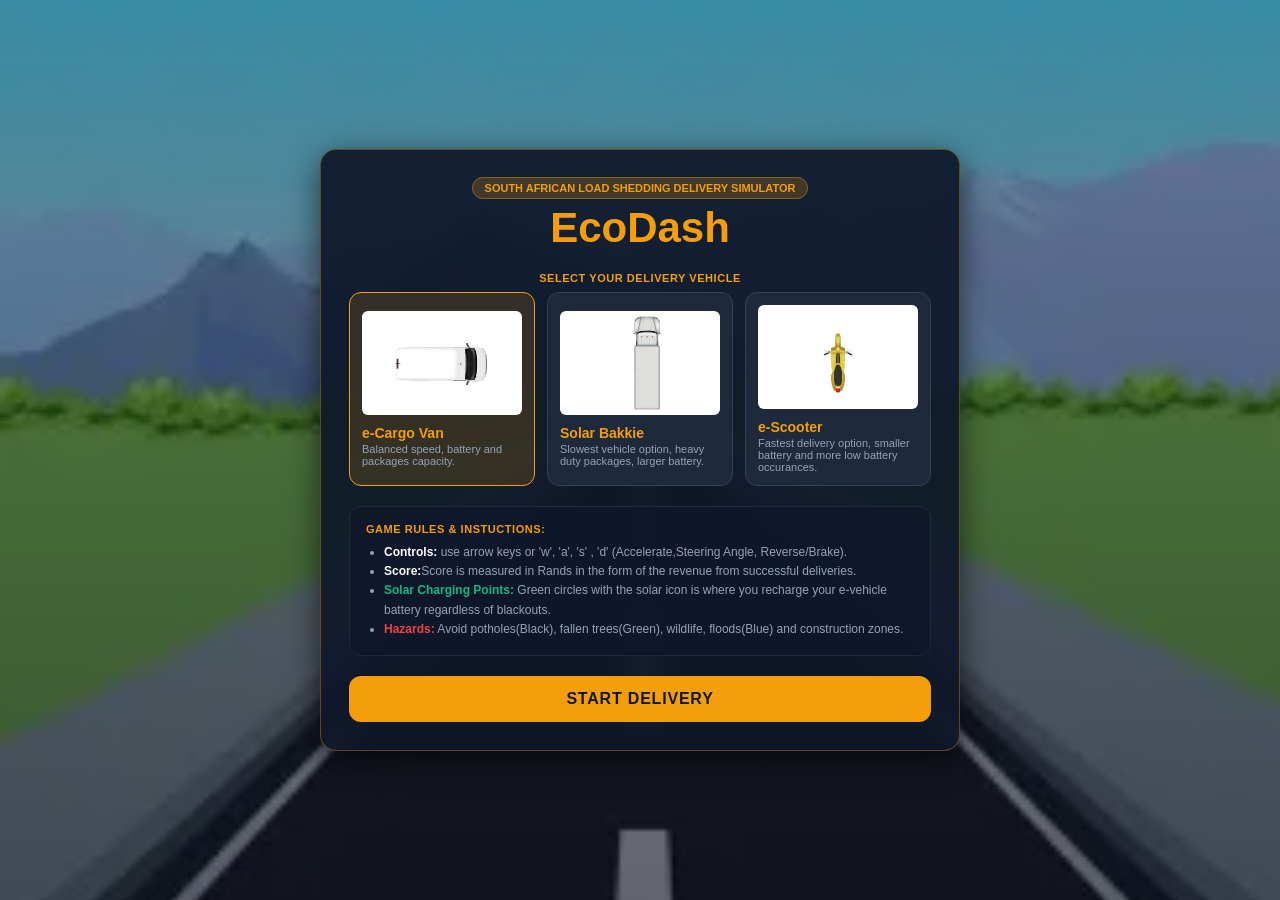
<file: index.html>
<!DOCTYPE html>
<html lang="en">

<head>
    <meta charset="UTF-8">
    <meta name="viewport" content="width=device-width, initial-scale=1.0">
    <title>EcoDash: African Logistics</title>
    <link rel="stylesheet" href="style.css">
    <script src="script.js" defer></script>
</head>

<body>


    <canvas id="gameCanvas"></canvas>

    <!-- heads up display -->
    <div id="hud" class="hidden">

        <!-- Nav Bar overlay to go back to index -->

        <div class="hud-nav">

            <button onclick="goToIndex()" class="btn-nav"><img src="mainmenu.png" width="20" height="20"><span>Main Menu</span></button>
            <button onclick="togglePause()" class="btn-nav"><img src="pause.png" width="20" height="20"><span>Pause</span></button>

        </div>

        <!-- battery,speed,distance -->
        <div class="glass-panel hud-card">

            <div class="flex-center">

                <span class="hud-title text-gold">Battery(%)</span>
                <span id="batteryPctText" class="battery-text text-emerald">100%</span>

            </div>

            <div class="battery-bg">

                <div id="batteryBar" class="battery-fill"></div>

            </div>

            <div class="grid-2 mt-8">

                <div>
                    <span class="hud-title">SPEED</span>
                    <div id="speedVal" class="stat-value">0 <span class="unit-text">km/h</span></div>
                </div>

                <div>
                    <span class="hud-title">DISTANCE</span>
                    <div id="distVal" class="stat-value text-gold">0.0 <span class="unit-text">km</span></div>
                </div>

            </div>

        </div>

        <!-- load shedding stage(1,2,3,4), task instruct -->
        <div class="hud-center">

            <div id="loadSheddingBadge" class="badge-ls">

                <div class="dot-red"></div>
                <span id="loadSheddingStageText" class="text-red ls-text">LOAD SHEDDING: STAGE 1</span>

            </div>

            <div class="glass-panel objective-card">

                <div class="hud-title objective-title">TASK:</div>
                <div id="objectiveText" class="objective-text">Pickup Package at Joburg Hub</div>

            </div>

        </div>

        <!-- revenue (cureent and highest score) -->
        <div class="glass-panel hud-card text-right">

            <div class="hud-title">Successful Deliveries</div>
            <div id="deliveriesVal" class="stat-xl text-emerald">0</div>

            <div class="stat-row">

                <span class="text-muted">Revenue:</span>
                <span id="earningsVal" class="text-gold font-bold">R 0</span>

            </div>

            <!-- high score  -->
            <div class="score-footer text-muted">

                Highest Revenue: <strong id="highScoreText" class="text-gold">R 0</strong>

            </div>


        </div>
    </div>

    <!-- main menu-->
    <div id="startScreen" class="modal-overlay">
        <div class="glass-panel modal-card">
            <div class="modal-header">
                <span class="badge-tag">South African Load Shedding Delivery Simulator</span>
                <h1 class="hero-title">EcoDash</h1>
            </div>

            <!-- 3 delivery evehicle opts -->
            <div class="mb-20">
                <div class="hud-title objective-title mb-8">Select Your Delivery Vehicle</div>
                <div class="grid-3">
                    <button onclick="selectVehicle('van')" id="btnVan" class="vehicle-option selected">
                        <img class="vehicle-image" src="e-van.png" alt="Electric cargo van">
                        <div class="vehicle-name">e-Cargo Van</div>
                        <div class="vehicle-sub text-muted">Balanced speed, battery and packages capacity.</div>
                    </button>
                    <button onclick="selectVehicle('bakkie')" id="btnBakkie" class="vehicle-option">
                        <img class="vehicle-image" src="e-bakkie.png" alt="Solar electric bakkie">
                        <div class="vehicle-name">Solar Bakkie</div>
                        <div class="vehicle-sub text-muted">Slowest vehicle option, heavy duty packages, larger battery.
                        </div>
                    </button>
                    <button onclick="selectVehicle('scooter')" id="btnScooter" class="vehicle-option">
                        <img class="vehicle-image" src="e-scooter.png" alt="Electric scooter">
                        <div class="vehicle-name">e-Scooter</div>
                        <div class="vehicle-sub text-muted">Fastest delivery option, smaller battery and more low
                            battery occurances.</div>
                    </button>
                </div>
            </div>

            <!-- rules and instructions -->
            <div class="info-box">
                <div class="hud-title objective-title mb-8"> Game Rules & Instuctions:</div>
                <ul class="rules-list text-muted">

                    <li><strong class="text-white">Controls:</strong> use arrow keys or 'w', 'a', 's' , 'd' (Accelerate,Steering Angle, Reverse/Brake).</li>
                    <li><strong class="text-white">Score:</strong>Score is measured in Rands in the form of the revenue from successful deliveries. </li>
                    <li><strong class="text-emerald">Solar Charging Points:</strong> Green circles with the solar icon is where you recharge your e-vehicle battery regardless of blackouts.</li>
                    <li><strong class="text-red">Hazards:</strong> Avoid potholes(Black), fallen trees(Green), wildlife, floods(Blue) and construction zones.</li>
                </ul>
            </div>

            <button id="startBtn" onclick="startGame()" class="btn-primary">Start Delivery</button>


        </div>
    </div>

    <!-- pause scrn make it overlay -->
    <div id="pauseScreen" class="modal-overlay hidden">
        <div class="glass-panel modal-card modal-small">
            <h2 class="pause-title text-gold">Game Paused</h2>
            <p class="pause-sub text-muted">Click on 'p' or resume to return to delivery map.</p>

            <div class="pause-stack">
                <button onclick="togglePause()" class="btn-primary">Resume Game</button>
                <button onclick="restartGame()" class="btn-secondary">Restart</button>
                <button onclick="goToIndex()" class="btn-secondary btn-amber"> Main Menu</button>
            </div>
        </div>
    </div>

    <!-- depleted battery (overay)-->
    <div id="gameOverScreen" class="modal-overlay hidden">
        <div class="glass-panel modal-card modal-gameover">
            <div class="over-icon"><img src="battery.png" width="50" height="40"></div>
            <h2 id="gameOverTitle" class="over-title text-red">BATTERY DEPLETED!</h2>


            <div class="grid-2 over-stats">
                <div>
                    <span class="hud-title">Total Revenue</span>
                    <div id="goEarnings" class="text-gold stat-value">R 0</div>
                </div>
                <div>
                    <span class="hud-title">Deliveries Done</span>
                    <div id="goDeliveries" class="text-emerald stat-value">0</div>
                </div>
                <div class="mt-8">
                    <span class="hud-title">Distance Travelled</span>
                    <div id="goDistance" class="stat-value text-white">0 km</div>
                </div>
            </div>

            <button onclick="restartGame()" class="btn-primary"> Restart </button>
            <button onclick="goToIndex()" class="btn-secondary amber-top"> Main Menu </button>
        </div>
    </div>

    <!-- cntrls for responsive design-->
    <div id="touchControls" class="touch-overlay">
        <div class="touch-group">

            <button id="touchLeft" class="touch-btn"> < </button>
            <button id="touchRight" class="touch-btn"> > </button>

        </div>







        <div class="touch-group">

            <button id="touchBrake" class="touch-btn brake-btn"> v </button>
            <button id="touchAccel" class="touch-btn accel-btn"> ^ </button>
        </div>

    </div>

    


</body>

</html>
</file>
<file: style.css>
* {
    margin: 0;
    padding: 0;
    box-sizing: border-box;
}

body,
html {
    width: 100%;
    height: 100%;
    overflow: hidden;
    font-family: 'Lucida Sans', 'Lucida Sans Regular', 'Lucida Grande', 'Lucida Sans Unicode', Geneva, Verdana, sans-serif;
    background-color: #307699;
    color: #f8fafc;
    touch-action: none;
    user-select: none;
}


#gameCanvas {
    display: block;
    width: 100vw;
    height: 100vh;
    background: #1a0f07;
    position: absolute;
    top: 0;
    left: 0;
    z-index: 1;
}

.hidden {
    display: none !important;
}

/* Shared translucent panels and HUD layout. */
.glass-panel {
    background: rgba(15, 23, 42, 0.92);
    backdrop-filter: blur(12px);
    border: 1px solid rgba(245, 158, 11, 0.35);
    box-shadow: 0 8px 32px 0 rgba(0, 0, 0, 0.6);
    border-radius: 16px;
}

/* Battery, vehicle, and delivery status display. */
#hud {
    position: absolute;
    top: 0;
    left: 0;
    width: 100%;
    padding: 16px;
    pointer-events: none;
    z-index: 10;
    display: flex;
    justify-content: space-between;
    align-items: flex-start;
    gap: 12px;
}

.hud-card {
    padding: 12px 16px;
    pointer-events: auto;
    min-width: 180px;
}

.hud-nav {
    position: absolute;
    top: 16px;
    left: 50%;
    transform: translateX(-50%);
    display: flex;
    gap: 8px;
    z-index: 30;
    pointer-events: auto;
}

.btn-nav {
    padding: 6px 14px;
    font-size: 12px;
    display: flex;
    align-items: center;
    gap: 6px;
    background: rgba(15, 23, 42, 0.9);
    border: 1px solid rgba(245, 158, 11, 0.5);
    border-radius: 20px;
    cursor: pointer;
    color: #f8fafc;
    font-family: 'Outfit', sans-serif;
    font-weight: 600;
    transition: background 0.2s ease;
}

.btn-nav:hover {
    background: #334155;
}

.hud-title {
    font-size: 11px;
    text-transform: uppercase;
    letter-spacing: 0.05em;
    color: #94a3b8;
    font-weight: 700;
}

.battery-bg {
    width: 100%;
    height: 10px;
    background-color: #1e293b;
    border-radius: 999px;
    overflow: hidden;
    border: 1px solid #334155;
    margin: 6px 0;
}

.battery-fill {
    height: 100%;
    width: var(--battery-pct, 100%);
    background-color: #10b981;
    border-radius: 999px;
    transition: width 0.2s ease, background-color 0.2s ease;
}

/* battery color baased on % */
.battery-high {
    background-color: #10b981;
}

.battery-medium {
    background-color: #f59e0b;
}

.battery-low {
    background-color: #ef4444;
}

.battery-text {
    font-weight: 800;
    font-size: 13px;
}

.badge-ls {
    background: rgba(15, 23, 42, 0.9);
    border: 1px solid rgba(239, 68, 68, 0.5);
    border-radius: 999px;
    padding: 6px 16px;
    display: flex;
    align-items: center;
    gap: 8px;
    animation: pulse 2s infinite;
}

.dot-red {
    width: 10px;
    height: 10px;
    border-radius: 50%;
    background-color: #ef4444;
    box-shadow: 0 0 8px #ef4444;
}

@keyframes pulse {

    0%,
    100% {
        opacity: 1;
    }

    50% {
        opacity: 0.6;
    }
}

.flex-center {
    display: flex;
    justify-content: space-between;
    align-items: center;
}

.hud-center {
    position: fixed;
    left: 50%;
    bottom: 24px;
    transform: translateX(-50%);
    z-index: 21;
    display: flex;
    flex-direction: column;
    align-items: center;
    gap: 8px;
    pointer-events: auto;
}

.objective-card {
    width: max-content;
    max-width: 260px;
    padding: 8px 16px;
    text-align: center;
}

.objective-title {
    color: #f59e0b;
}

.objective-text {
    font-size: 13px;
    font-weight: 700;
    margin-top: 2px;
}

.stat-value {
    font-weight: 800;
    font-size: 16px;
}

.stat-xl {
    font-size: 22px;
    font-weight: 900;
}

.unit-text {
    font-size: 10px;
    color: #94a3b8;
}

.stat-row {
    display: flex;
    justify-content: space-between;
    gap: 12px;
    margin-top: 6px;
    padding-top: 6px;
    border-top: 1px solid #334155;
    font-size: 12px;
}

.stat-sub {
    display: flex;
    justify-content: space-between;
    gap: 12px;
    font-size: 12px;
    margin-top: 2px;
}

/* Start, pause, and game-over dialog layouts. */
.modal-overlay {
    position: absolute;
    inset: 0;
    z-index: 50;
    display: flex;
    align-items: center;
    justify-content: center;
    padding: 16px;
    background: rgba(2, 6, 23, 0.92);
    backdrop-filter: blur(8px);
}

#startScreen {
    background: linear-gradient(rgba(2, 6, 23, 0.38), rgba(2, 6, 23, 0.62)), url("indexbg.webp") center / cover no-repeat;
    backdrop-filter: none;
}

.modal-card {
    max-width: 640px;
    width: 100%;
    padding: 28px;
    max-height: 90vh;
    overflow-y: auto;
    text-align: center;
}

.modal-small {
    max-width: 400px;
}

.modal-gameover {
    max-width: 480px;
    border-color: rgba(239, 68, 68, 0.5);
}

.modal-header {
    text-align: center;
    margin-bottom: 20px;
}

.badge-tag {
    padding: 4px 12px;
    background: rgba(245, 158, 11, 0.2);
    color: #f59e0b;
    border: 1px solid rgba(245, 158, 11, 0.4);
    border-radius: 999px;
    font-size: 11px;
    font-weight: 700;
    text-transform: uppercase;
}

.hero-title {
    font-size: 42px;
    font-weight: 900;
    background: #f59e0b;
    -webkit-background-clip: text;
    -webkit-text-fill-color: transparent;
    margin: 8px 0 4px 0;
}

.hero-sub {
    font-size: 14px;
}

/* ev option cards */
.grid-3 {
    display: grid;
    grid-template-columns: repeat(auto-fit, minmax(160px, 1fr));
    gap: 12px;
    margin-top: 8px;
}

.grid-2 {
    display: grid;
    grid-template-columns: 1fr 1fr;
    gap: 12px;
}

.vehicle-option {
    padding: 12px;
    border-radius: 12px;
    border: 1px solid #334155;
    background: #1e293b;
    text-align: left;
    cursor: pointer;
    transition: all 0.2s ease;
}

.vehicle-image {
    display: block;
    width: 100%;
    height: 104px;
    margin-bottom: 10px;
    border-radius: 6px;
    background: #ffffff;
    object-fit: contain;
}

.pause-image {
    width: 18px;
    height: 18px;
    object-fit: contain;
}

.vehicle-option:hover {
    background: #334155;
}

.vehicle-option.selected {
    border-color: #f59e0b;
    background: rgba(245, 158, 11, 0.15);
}

.vehicle-name {
    font-weight: 800;
    color: #f59e0b;
    font-size: 14px;
}


.vehicle-sub {
    font-size: 11px;
    margin-top: 2px;
}

.info-box {
    background: rgba(15, 23, 42, 0.8);
    padding: 16px;
    border-radius: 12px;
    border: 1px solid #1e293b;
    margin-bottom: 20px;
    font-size: 12px;
    text-align: left;
}

.rules-list {
    padding-left: 18px;
    line-height: 1.6;
}

.btn-primary {
    width: 100%;
    padding: 14px;
    background: #f59e0b;
    color: #0f172a;
    font-weight: 800;
    font-size: 16px;
    text-transform: uppercase;
    letter-spacing: 0.05em;
    border: none;
    border-radius: 12px;
    cursor: pointer;
    transition: transform 0.1s ease, filter 0.2s ease;
}

.btn-primary:hover {
    filter: brightness(1.1);
    transform: scale(1.01);
}

.btn-primary:active {
    transform: scale(0.99);
}

.btn-secondary {
    width: 100%;
    padding: 12px;
    background: #1e293b;
    color: #f8fafc;
    border: 1px solid #334155;
    font-weight: 700;
    border-radius: 12px;
    cursor: pointer;
}

.btn-secondary:hover {
    background: #334155;
}

.btn-amber {
    border-color: rgba(245, 158, 11, 0.5);
    color: #f59e0b;
}

.amber-top {
    margin-top: 10px;
    border-color: rgba(245, 158, 11, 0.5);
    color: #f59e0b;
}

.pause-title {
    font-size: 28px;
    font-weight: 900;
    margin-bottom: 6px;
}

.pause-sub {
    font-size: 13px;
    margin-bottom: 20px;
}

.pause-stack {
    display: flex;
    flex-direction: column;
    gap: 10px;
}

.over-icon {
    width: 56px;
    height: 56px;
    border-radius: 50%;
    background: rgba(239, 68, 68, 0.2);
    border: 1px solid rgba(239, 68, 68, 0.5);
    display: flex;
    align-items: center;
    justify-content: center;
    margin: 0 auto 12px auto;
    font-size: 24px;
}

.over-image {
    width: 40px;
    height: 40px;
    object-fit: contain;
}

.over-title {
    font-size: 28px;
    font-weight: 900;
    margin-bottom: 4px;
}

.over-sub {
    font-size: 13px;
    margin-bottom: 20px;
}

.over-stats {
    background: rgba(15, 23, 42, 0.8);
    padding: 16px;
    border-radius: 12px;
    border: 1px solid #1e293b;
    margin-bottom: 20px;
    text-align: left;
}

.score-footer {
    margin-top: 14px;
    font-size: 12px;
}

/* responsive btns  */
.touch-overlay {
    position: absolute;
    bottom: 24px;
    left: 24px;
    right: 24px;
    z-index: 20;
    display: flex;
    justify-content: space-between;
    align-items: center;
    pointer-events: none;
}

.touch-group {
    display: flex;
    gap: 12px;
    pointer-events: auto;
}

.touch-btn {
    width: 56px;
    height: 56px;
    background: rgba(255, 255, 255, 0.15);
    border: 2px solid rgba(255, 255, 255, 0.3);
    border-radius: 50%;
    display: flex;
    align-items: center;
    justify-content: center;
    font-size: 20px;
    color: white;
    cursor: pointer;
}

.touch-btn:active {
    background: rgba(245, 158, 11, 0.6);
    transform: scale(0.95);
}

@media (max-width: 560px) {
    .hud-center {
        bottom: 96px;
        max-width: calc(100vw - 32px);
    }

    .objective-card {
        max-width: calc(100vw - 32px);
    }
}

.brake-btn {
    background: rgba(239, 68, 68, 0.25);
    color: #fca5a5;
}

.accel-btn {
    width: 64px;
    height: 64px;
    background: rgba(16, 185, 129, 0.35);
    color: #6ee7b7;
    font-size: 24px;
}


.text-gold {
    color: #f59e0b;
}

.text-emerald {
    color: #10b981;
}

.text-red {
    color: #ef4444;
}

.text-cyan {
    color: #06b6d4;
}

.text-muted {
    color: #94a3b8;
}

.text-white {
    color: #ffffff;
}

.font-bold {
    font-weight: 700;
}

.text-right {
    text-align: right;
}

.ls-text {
    font-size: 12px;
    font-weight: 700;
}

.mb-8 {
    margin-bottom: 8px;
}

.mb-20 {
    margin-bottom: 20px;
}

.mt-8 {
    margin-top: 8px;
}
</file>
